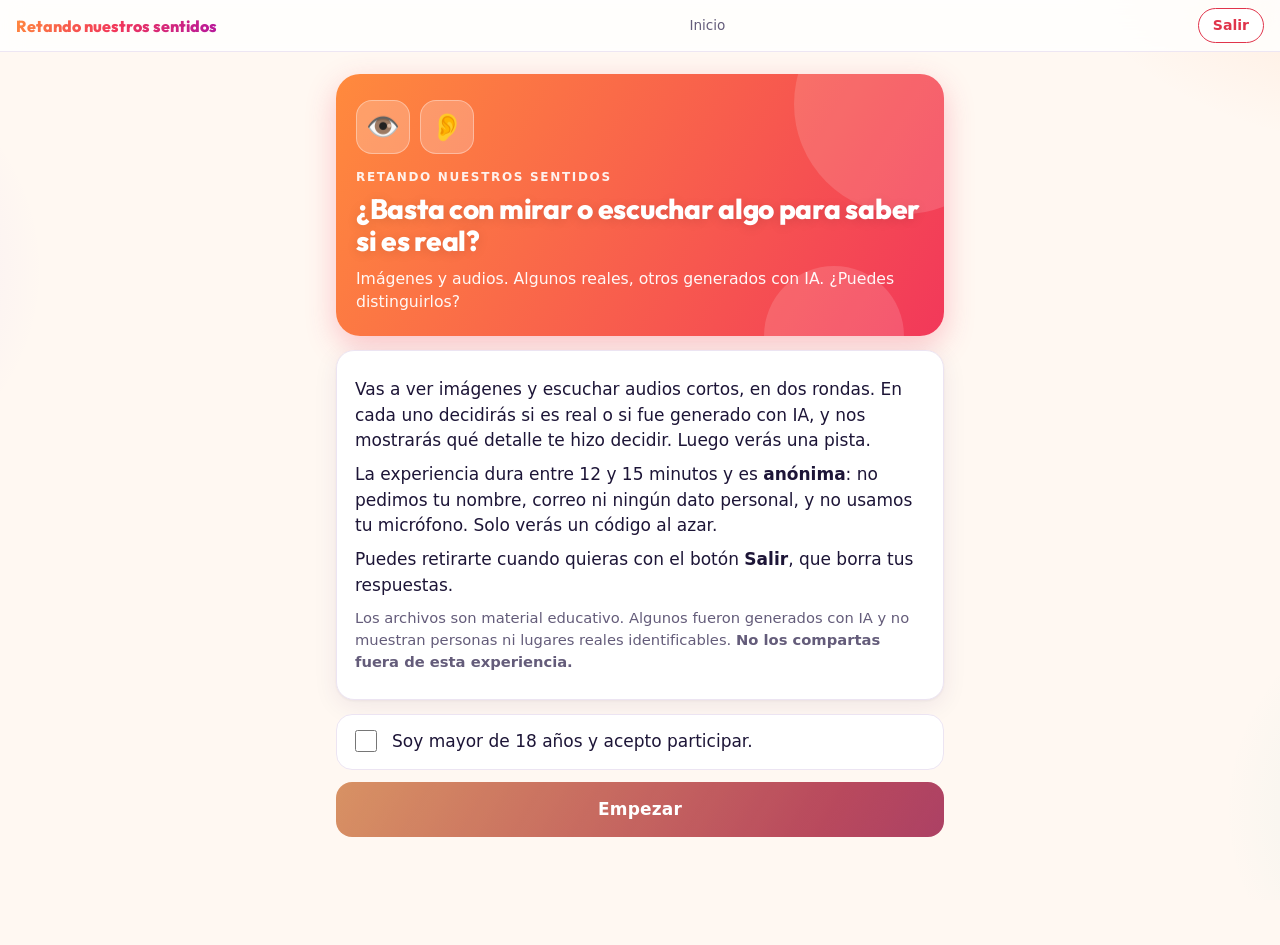
<file: index.html>
<!doctype html>
<html lang="es">
<head>
  <meta charset="utf-8">
  <meta name="viewport" content="width=device-width, initial-scale=1, viewport-fit=cover">
  <meta name="robots" content="noindex, nofollow, noarchive, noimageindex">
  <meta name="theme-color" content="#f2385a">
  <title>Retando nuestros sentidos</title>
  <link rel="preconnect" href="https://fonts.googleapis.com">
  <link rel="preconnect" href="https://fonts.gstatic.com" crossorigin>
  <link rel="stylesheet" href="https://fonts.googleapis.com/css2?family=Outfit:wght@600;700;800&display=swap">
  <link rel="stylesheet" href="css/estilos.css">
</head>
<body>
  <header class="barra">
    <span class="marca">Retando nuestros sentidos</span>
    <span class="progreso" id="progreso"></span>
    <span class="codigo" id="codigo-barra"></span>
    <button type="button" class="btn-salir oculto" id="btn-salir">Salir</button>
    <div class="avance" aria-hidden="true"><span id="avance"></span></div>
  </header>
  <main id="app" aria-live="polite">
    <noscript><p class="aviso error">Esta experiencia necesita JavaScript activado.</p></noscript>
    <p class="suave">Cargando…</p>
  </main>
  <script src="config.js"></script>
  <script src="js/datos.js"></script>
  <script src="js/reproductor.js"></script>
  <script src="js/app.js"></script>
</body>
</html>
</file>
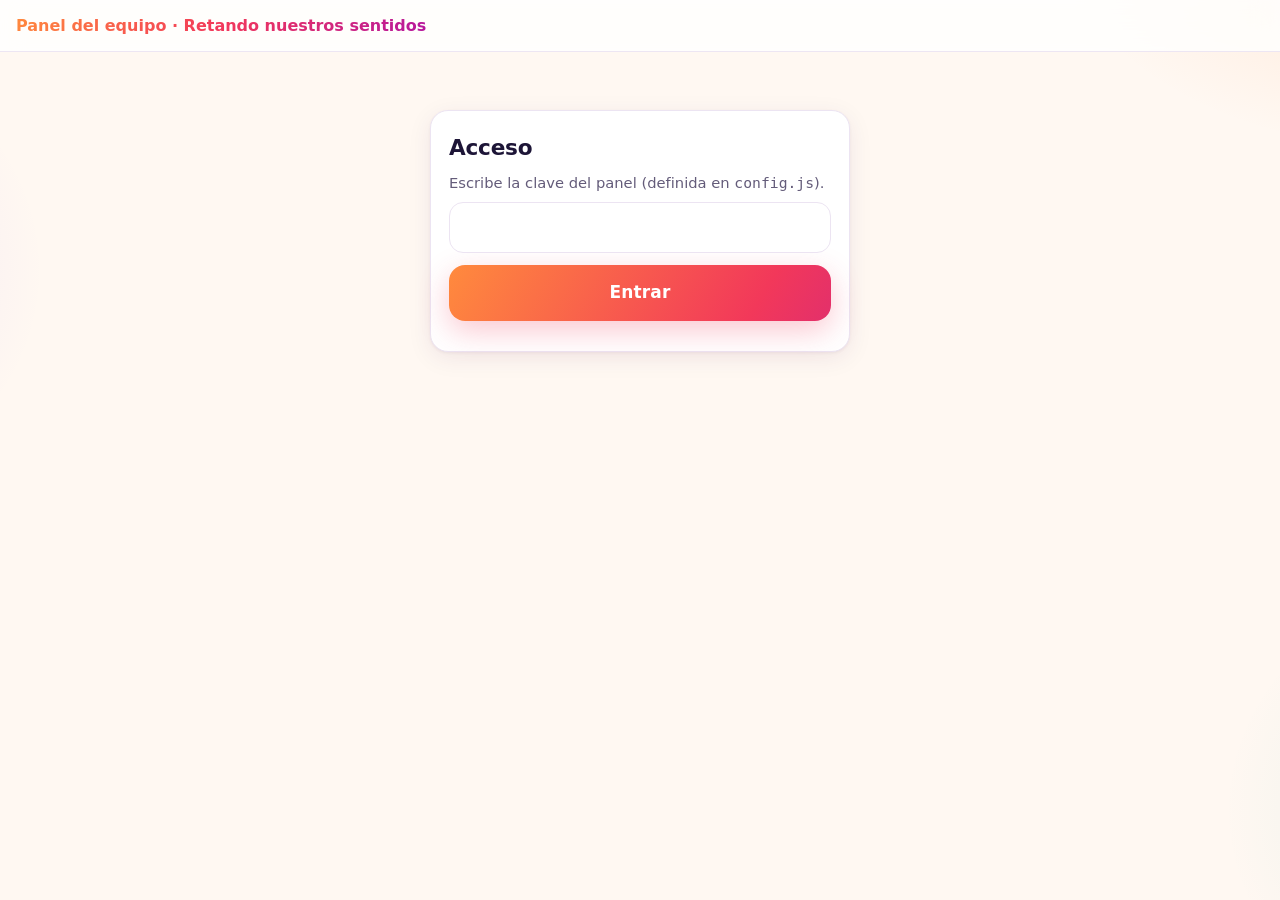
<file: panel.html>
<!doctype html>
<html lang="es">
<head>
  <meta charset="utf-8">
  <meta name="viewport" content="width=device-width, initial-scale=1">
  <meta name="robots" content="noindex, nofollow, noarchive, noimageindex">
  <title>Panel del equipo</title>
  <link rel="stylesheet" href="css/estilos.css">
  <style>
    :root { --s1: #2a78d6; --s2: #eb6834; }
    main { max-width: 1000px; }
    .fuentes { display: flex; flex-wrap: wrap; gap: 8px; }
    .fuentes .btn { width: auto; flex: 1 1 200px; margin: 0; }
    .kpis { display: grid; grid-template-columns: repeat(auto-fit, minmax(140px, 1fr)); gap: 10px; }
    .kpi { background: var(--superficie); border: 1px solid var(--borde); border-radius: 10px; padding: 12px; }
    .kpi .v { font-size: 1.6rem; font-weight: 800; }
    .kpi .l { font-size: .8rem; color: var(--suave); }
    .leyenda-s { display: flex; gap: 16px; font-size: .85rem; color: var(--suave); margin: 4px 0 8px; }
    .leyenda-s i { display: inline-block; width: 12px; height: 12px; border-radius: 3px; margin-right: 5px; vertical-align: -1px; }
    .grupo { margin: 10px 0 14px; }
    .grupo .t { font-weight: 700; font-size: .9rem; margin-bottom: 4px; }
    .barra-h { display: flex; align-items: center; gap: 8px; margin: 2px 0; }
    .barra-h .pista { flex: 1; height: 18px; position: relative; }
    .barra-h .relleno { height: 100%; border-radius: 0 4px 4px 0; min-width: 2px; }
    .barra-h .val { width: 92px; font-size: .82rem; color: var(--texto); font-variant-numeric: tabular-nums; }
    .barra-h .ser { width: 76px; font-size: .78rem; color: var(--suave); }
    table.datos { width: 100%; border-collapse: collapse; font-size: .85rem; }
    table.datos th, table.datos td { border-bottom: 1px solid var(--borde); padding: 6px 5px; text-align: center; font-variant-numeric: tabular-nums; }
    table.datos th:first-child, table.datos td:first-child { text-align: left; }
    table.datos th { color: var(--suave); font-weight: 600; }
    table.datos td:first-child { min-width: 64px; }
    .scroll { overflow-x: auto; }
    .rejilla { display: grid; grid-template-columns: repeat(auto-fill, minmax(260px, 1fr)); gap: 12px; }
    .mapa { position: relative; line-height: 0; background: #111; border-radius: 8px; overflow: hidden; }
    .mapa img { width: 100%; display: block; opacity: .75; }
    .mapa canvas { position: absolute; inset: 0; width: 100%; height: 100%; }
    .hist { display: flex; align-items: flex-end; gap: 2px; height: 110px; border-bottom: 1px solid var(--borde); position: relative; }
    .hist div.b { flex: 1; background: var(--s1); border-radius: 4px 4px 0 0; min-height: 1px; }
    .hist div.b.clave { background: var(--s2); }
    .hist-ejes { display: flex; justify-content: space-between; font-size: .75rem; color: var(--suave); }
    .tip { position: fixed; pointer-events: none; background: #1d1f21; color: #fff; padding: 6px 9px; border-radius: 6px; font-size: .8rem; z-index: 200; display: none; max-width: 240px; }
    nav.secciones { display: flex; flex-wrap: wrap; gap: 6px; margin: 8px 0; }
    nav.secciones a { font-size: .85rem; padding: 4px 10px; border: 1px solid var(--borde); border-radius: 999px; text-decoration: none; color: var(--texto); background: var(--superficie); }
    .previa .lienzo-img { padding: 4px; }
  </style>
</head>
<body>
  <header class="barra"><span class="marca">Panel del equipo · Retando nuestros sentidos</span><span class="progreso" id="estado"></span></header>
  <main id="panel">
    <div class="tarjeta" id="acceso" style="max-width:420px;margin:40px auto">
      <h2>Acceso</h2>
      <p class="suave">Escribe la clave del panel (definida en <code>config.js</code>).</p>
      <input type="password" id="clave" autocomplete="off">
      <button class="btn primario" id="entrar">Entrar</button>
      <p class="aviso error oculto" id="err">Clave incorrecta.</p>
    </div>
    <div id="contenido" class="oculto"></div>
  </main>
  <div class="tip" id="tip"></div>
  <script src="config.js"></script>
  <script src="js/datos.js"></script>
  <script src="js/panel.js"></script>
</body>
</html>
</file>
<file: css/estilos.css>
/* Retando nuestros sentidos: estilos (móvil primero). */
:root {
  --fondo: #fff8f2;
  --superficie: #ffffff;
  --texto: #1d1537;
  --suave: #645c7a;
  --borde: #ece4f2;
  --primario: #f2385a;            /* coral-magenta */
  --primario-2: #ff8a3d;          /* naranja */
  --grad: linear-gradient(120deg, #ff8a3d 0%, #f2385a 50%, #b5179e 100%);
  --primario-txt: #ffffff;
  --acierto: #0f9d6b;
  --error: #e0344b;
  --real: #0e9f8e;                /* turquesa: real */
  --real-2: #22c3ae;
  --ia: #7b2ff7;                  /* violeta: IA */
  --ia-2: #a066ff;
  --resalte: #ffc31f;
  --radio: 18px;
  --sombra: 0 6px 24px rgba(61, 25, 91, .08), 0 1px 3px rgba(61, 25, 91, .06);
  --sombra-fuerte: 0 10px 30px rgba(242, 56, 90, .28);
  --titulo: "Outfit", system-ui, -apple-system, "Segoe UI", Roboto, sans-serif;
  color-scheme: light;
}
* { box-sizing: border-box; -webkit-tap-highlight-color: transparent; }
html, body { margin: 0; padding: 0; }
body {
  font-family: system-ui, -apple-system, "Segoe UI", Roboto, sans-serif;
  background:
    radial-gradient(600px 400px at 110% -10%, rgba(255, 138, 61, .18), transparent 60%),
    radial-gradient(500px 420px at -20% 30%, rgba(123, 47, 247, .12), transparent 60%),
    radial-gradient(520px 420px at 120% 90%, rgba(14, 159, 142, .12), transparent 60%),
    var(--fondo);
  background-attachment: fixed;
  color: var(--texto);
  font-size: 17px; line-height: 1.5;
  -webkit-text-size-adjust: 100%;
  min-height: 100vh;
}
button, input, textarea, select { font: inherit; }
h1, h2, h3 { font-family: var(--titulo); letter-spacing: -.01em; }
h1 { font-size: 1.7rem; line-height: 1.15; margin: .2em 0 .5em; font-weight: 800; }
h2 { font-size: 1.35rem; line-height: 1.2; margin: .3em 0 .5em; font-weight: 700; }
h3 { font-size: 1.08rem; margin: 1em 0 .4em; font-weight: 700; }
p { margin: .5em 0; }
.suave { color: var(--suave); font-size: .92rem; }
.oculto { display: none !important; }
.texto-grad { background: var(--grad); -webkit-background-clip: text; background-clip: text; color: transparent; }

/* ---------- Barra superior + progreso ---------- */
.barra {
  position: sticky; top: 0; z-index: 20;
  display: flex; align-items: center; justify-content: space-between; gap: 8px;
  padding: 8px 16px; min-height: 52px;
  background: rgba(255, 255, 255, .82);
  -webkit-backdrop-filter: saturate(1.6) blur(12px); backdrop-filter: saturate(1.6) blur(12px);
  border-bottom: 1px solid rgba(236, 228, 242, .9);
}
.barra .marca { font-family: var(--titulo); font-weight: 800; font-size: 1rem; background: var(--grad); -webkit-background-clip: text; background-clip: text; color: transparent; }
.barra .codigo { font-family: ui-monospace, Menlo, monospace; font-size: .8rem; color: var(--suave); background: #f4eefa; padding: 3px 8px; border-radius: 999px; }
.barra .codigo:empty { display: none; }
.barra .progreso { font-size: .85rem; color: var(--suave); white-space: nowrap; }
.avance { position: absolute; left: 0; right: 0; bottom: -1px; height: 3px; background: transparent; }
.avance span { display: block; height: 100%; width: 0; background: var(--grad); border-radius: 0 3px 3px 0; transition: width .6s cubic-bezier(.22, 1, .36, 1); box-shadow: 0 0 10px rgba(242, 56, 90, .5); }
.btn-salir {
  border: 1.5px solid var(--error); color: var(--error); background: #fff;
  border-radius: 999px; padding: 6px 14px; font-size: .88rem; font-weight: 600; cursor: pointer; flex-shrink: 0;
  transition: background .2s, color .2s;
}
.btn-salir:hover { background: var(--error); color: #fff; }

main { max-width: 640px; margin: 0 auto; padding: 18px 16px 96px; }
main.entrar > * { animation: entrar .5s cubic-bezier(.22, 1, .36, 1) both; }
main.entrar > *:nth-child(2) { animation-delay: .06s; }
main.entrar > *:nth-child(3) { animation-delay: .12s; }
main.entrar > *:nth-child(4) { animation-delay: .18s; }
main.entrar > *:nth-child(5) { animation-delay: .24s; }
main.entrar > *:nth-child(n+6) { animation-delay: .3s; }
@keyframes entrar { from { opacity: 0; transform: translateY(14px); } to { opacity: 1; transform: none; } }

.tarjeta {
  background: var(--superficie); border: 1px solid var(--borde); border-radius: var(--radio);
  padding: 18px; margin: 14px 0; box-shadow: var(--sombra);
}

/* ---------- Portada ---------- */
.hero {
  position: relative; overflow: hidden; border-radius: 24px; padding: 26px 20px 22px; margin: 4px 0 14px;
  background: var(--grad); background-size: 200% 200%; animation: degradado 10s ease infinite;
  color: #fff; box-shadow: var(--sombra-fuerte);
}
.hero h1 { color: #fff; font-size: 1.75rem; margin: .25em 0 .1em; text-shadow: 0 2px 12px rgba(0,0,0,.12); }
.hero .kicker { text-transform: uppercase; letter-spacing: .14em; font-size: .75rem; font-weight: 700; opacity: .9; margin: 0; }
.hero .sub { opacity: .95; margin: .6em 0 0; font-size: .98rem; }
.hero-iconos { display: flex; gap: 10px; }
.hero-iconos span {
  width: 54px; height: 54px; border-radius: 16px; display: grid; place-items: center; font-size: 1.7rem;
  background: rgba(255, 255, 255, .22); border: 1px solid rgba(255, 255, 255, .35);
  animation: flotar 4s ease-in-out infinite;
}
.hero-iconos span:nth-child(2) { animation-delay: -2s; }
.hero::before, .hero::after {
  content: ""; position: absolute; border-radius: 50%; background: rgba(255, 255, 255, .14); pointer-events: none;
}
.hero::before { width: 220px; height: 220px; right: -70px; top: -80px; animation: flotar 7s ease-in-out infinite; }
.hero::after { width: 140px; height: 140px; right: 40px; bottom: -70px; animation: flotar 9s ease-in-out infinite reverse; }
@keyframes degradado { 0%, 100% { background-position: 0% 50%; } 50% { background-position: 100% 50%; } }
@keyframes flotar { 0%, 100% { transform: translateY(0); } 50% { transform: translateY(-8px); } }

/* ---------- Botones ---------- */
.btn {
  display: block; width: 100%; padding: 15px 18px; margin: 12px 0;
  border-radius: 16px; border: 1.5px solid var(--borde);
  background: var(--superficie); color: var(--texto); cursor: pointer;
  font-weight: 700; text-align: center; min-height: 52px;
  transition: transform .15s ease, box-shadow .2s ease, background .2s, opacity .2s;
}
.btn:active:not(:disabled) { transform: scale(.97); }
.btn.primario {
  background: var(--grad); background-size: 160% 160%; color: var(--primario-txt); border: 0;
  box-shadow: var(--sombra-fuerte); letter-spacing: .01em;
}
.btn.primario:not(:disabled):hover { background-position: 100% 50%; box-shadow: 0 12px 34px rgba(242, 56, 90, .38); }
.btn.primario:not(:disabled) { animation: listo .5s ease; }
@keyframes listo { 0% { transform: scale(.98); } 60% { transform: scale(1.02); } 100% { transform: none; } }
.btn:disabled { opacity: .4; cursor: not-allowed; box-shadow: none; filter: grayscale(.4); }
.btn.secundario { background: rgba(255, 255, 255, .7); }
.fila { display: flex; gap: 12px; }
.fila > * { flex: 1; }

/* Decisión Real / IA */
.btn.eleccion { padding: 16px 8px; min-height: 92px; display: flex; flex-direction: column; align-items: center; justify-content: center; gap: 4px; margin: 6px 0 4px; font-size: 1rem; }
.btn.eleccion .ico { font-size: 1.8rem; line-height: 1; transition: transform .25s cubic-bezier(.34, 1.56, .64, 1); }
.btn.real { border-color: rgba(14, 159, 142, .35); color: var(--real); background: #f0fbf9; }
.btn.ia { border-color: rgba(123, 47, 247, .3); color: var(--ia); background: #f6f0ff; }
.btn.real.activo { background: linear-gradient(135deg, var(--real), var(--real-2)); color: #fff; border-color: transparent; box-shadow: 0 10px 26px rgba(14, 159, 142, .35); }
.btn.ia.activo { background: linear-gradient(135deg, var(--ia), var(--ia-2)); color: #fff; border-color: transparent; box-shadow: 0 10px 26px rgba(123, 47, 247, .35); }
.btn.eleccion.activo .ico { transform: scale(1.2) rotate(-6deg); }

/* ---------- Escala 1-5 ---------- */
.escala { margin: 10px 0 4px; }
.escala .opciones { display: flex; gap: 8px; }
.escala button {
  flex: 1; min-height: 52px; border-radius: 14px; border: 1.5px solid var(--borde);
  background: #faf7fd; font-weight: 800; font-size: 1.1rem; cursor: pointer; color: var(--texto);
  transition: transform .2s cubic-bezier(.34, 1.56, .64, 1), background .2s, color .2s, box-shadow .2s;
}
.escala button:active { transform: scale(.92); }
.escala button.activo { background: var(--grad); color: #fff; border-color: transparent; box-shadow: 0 8px 20px rgba(242, 56, 90, .3); transform: translateY(-3px) scale(1.06); }
.escala .extremos { display: flex; justify-content: space-between; font-size: .8rem; color: var(--suave); margin-top: 6px; }

/* ---------- Formularios ---------- */
label.check {
  display: flex; gap: 12px; align-items: flex-start; padding: 14px; border: 1.5px solid var(--borde); border-radius: 16px;
  background: var(--superficie); cursor: pointer; margin: 10px 0; transition: border-color .2s, background .2s;
}
label.check:has(input:checked) { border-color: var(--primario); background: #fff3f5; }
label.check input { width: 22px; height: 22px; flex-shrink: 0; margin-top: 1px; accent-color: var(--primario); }
textarea, input[type=text], input[type=password] {
  width: 100%; padding: 12px 14px; border: 1.5px solid var(--borde); border-radius: 14px; background: #fff; color: var(--texto);
  transition: border-color .2s, box-shadow .2s;
}
textarea:focus, input[type=text]:focus, input[type=password]:focus { outline: none; border-color: var(--primario); box-shadow: 0 0 0 4px rgba(242, 56, 90, .12); }
textarea { min-height: 70px; resize: vertical; }
.contador { text-align: right; font-size: .8rem; color: var(--suave); }

.chips { display: flex; flex-wrap: wrap; gap: 8px; margin: 10px 0; }
.chip {
  border: 1.5px solid var(--borde); border-radius: 999px; padding: 9px 14px; background: #faf7fd; color: var(--texto);
  cursor: pointer; font-size: .92rem; min-height: 42px; text-align: left;
  transition: transform .2s cubic-bezier(.34, 1.56, .64, 1), background .2s, color .2s, box-shadow .2s;
}
.chip:active { transform: scale(.95); }
.chip.activo { background: var(--grad); color: #fff; border-color: transparent; box-shadow: 0 6px 16px rgba(242, 56, 90, .28); transform: scale(1.03); }

.aviso { border-left: 4px solid var(--resalte); background: #fff7dc; padding: 12px 14px; border-radius: 12px; font-size: .93rem; }
.aviso.error { border-left-color: var(--error); background: #fdecef; }

.codigo-grande {
  font-family: ui-monospace, Menlo, monospace; font-size: 2rem; font-weight: 800; letter-spacing: .12em; text-align: center; padding: 10px;
  background: var(--grad); -webkit-background-clip: text; background-clip: text; color: transparent;
  animation: aparecer .7s cubic-bezier(.34, 1.56, .64, 1) both .15s;
}
@keyframes aparecer { from { opacity: 0; transform: scale(.6); } to { opacity: 1; transform: none; } }

/* ---------- Intro de ronda ---------- */
.ronda-badge {
  width: 84px; height: 84px; border-radius: 26px; display: grid; place-items: center; margin: 8px 0 6px;
  font-family: var(--titulo); font-size: 2.6rem; font-weight: 800; color: #fff;
  background: var(--grad); box-shadow: var(--sombra-fuerte); animation: aparecer .7s cubic-bezier(.34, 1.56, .64, 1) both;
}
.ronda-badge.r2 { background: linear-gradient(135deg, var(--ia), #f2385a); }
.pasos { counter-reset: paso; list-style: none; padding: 0; margin: 10px 0 0; }
.pasos li { counter-increment: paso; position: relative; padding: 4px 0 10px 44px; }
.pasos li::before {
  content: counter(paso); position: absolute; left: 0; top: 2px; width: 30px; height: 30px; border-radius: 10px;
  display: grid; place-items: center; font-weight: 800; font-size: .9rem; color: #fff; background: var(--grad);
}

/* ---------- Imagen: contenedor de marcado ---------- */
.lienzo-img { text-align: center; background: #150f26; border-radius: var(--radio); padding: 8px; box-shadow: var(--sombra); }
.marco { position: relative; display: inline-block; line-height: 0; max-width: 100%; touch-action: manipulation; overflow: hidden; border-radius: 10px; }
.marco img { display: block; max-width: 100%; max-height: 56vh; width: auto; height: auto; user-select: none; -webkit-user-select: none; -webkit-touch-callout: none; }
.marco.marcable { cursor: crosshair; }
.marco.marcable::after {
  content: "Toca aquí"; position: absolute; left: 50%; top: 10px; transform: translateX(-50%);
  background: rgba(21, 15, 38, .75); color: #fff; font-size: .75rem; font-weight: 700; line-height: 1;
  padding: 7px 12px; border-radius: 999px; pointer-events: none; animation: latido 1.8s ease-in-out infinite;
}
.marco.marcable.marcado::after { display: none; }
.marcador {
  position: absolute; width: 36px; height: 36px; margin: -18px 0 0 -18px; border-radius: 50%;
  border: 3px solid #fff; box-shadow: 0 0 0 2px var(--primario), 0 4px 12px rgba(0,0,0,.35); pointer-events: none;
  background: rgba(242, 56, 90, .25);
}
.marcador.pop { animation: pop .45s cubic-bezier(.34, 1.56, .64, 1); }
.marcador::before { content: ""; position: absolute; inset: -3px; border-radius: 50%; border: 2px solid #fff; animation: onda-marca 1.6s ease-out infinite; }
.marcador::after { content: ""; position: absolute; left: 50%; top: 50%; width: 6px; height: 6px; margin: -3px; background: #fff; border-radius: 50%; }
.marcador.tuyo { box-shadow: 0 0 0 2px #2ad1ff, 0 4px 12px rgba(0,0,0,.35); background: rgba(42, 209, 255, .25); }
@keyframes pop { 0% { transform: scale(.3); } 100% { transform: scale(1); } }
@keyframes onda-marca { 0% { transform: scale(1); opacity: .9; } 100% { transform: scale(2.1); opacity: 0; } }
@keyframes latido { 0%, 100% { opacity: 1; } 50% { opacity: .55; } }
.zona {
  position: absolute; border-radius: 50%; border: 3px dashed var(--resalte);
  box-shadow: 0 0 0 9999px rgba(10, 6, 24, .5), 0 0 24px 4px rgba(255, 195, 31, .55) inset; pointer-events: none; transform: translate(-50%, -50%);
  animation: zona-in .8s cubic-bezier(.22, 1, .36, 1) both, zona-pulso 2.2s ease-in-out .8s infinite;
}
@keyframes zona-in { from { opacity: 0; transform: translate(-50%, -50%) scale(1.8); } to { opacity: 1; transform: translate(-50%, -50%) scale(1); } }
@keyframes zona-pulso { 0%, 100% { border-color: var(--resalte); } 50% { border-color: #fff; } }

/* Visor a pantalla completa */
.visor { position: fixed; inset: 0; z-index: 50; background: #0b0716; display: flex; flex-direction: column; animation: fundido .3s ease both; }
@keyframes fundido { from { opacity: 0; } to { opacity: 1; } }
.visor .area { flex: 1; overflow: auto; -webkit-overflow-scrolling: touch; display: flex; }
.visor .area img { margin: auto; display: block; max-width: none; }
.visor .controles { display: flex; gap: 8px; padding: 12px 16px calc(12px + env(safe-area-inset-bottom)); background: #150f26; }
.visor .controles button { flex: 1; min-height: 50px; border-radius: 14px; border: 1px solid #3a2f55; background: #241b3d; color: #fff; font-weight: 800; font-size: 1.1rem; }
.visor .controles button.listo { background: var(--grad); border: 0; flex: 2; font-size: 1rem; }
.visor .nivel { color: #b9aed6; align-self: center; font-size: .85rem; min-width: 44px; text-align: center; }

/* ---------- Audio ---------- */
.reproductor { background: linear-gradient(160deg, #1d1440, #2a1250); color: #fff; border-radius: var(--radio); padding: 14px; box-shadow: 0 10px 30px rgba(42, 18, 80, .35); }
.onda { position: relative; height: 112px; border-radius: 12px; background: rgba(255, 255, 255, .05); overflow: hidden; touch-action: manipulation; }
.onda canvas { width: 100%; height: 100%; display: block; }
.onda.marcable { cursor: crosshair; outline: 2px dashed #2ad1ff; outline-offset: -2px; }
.onda .linea { position: absolute; top: 0; bottom: 0; width: 3px; margin-left: -1.5px; background: #2ad1ff; pointer-events: none; }
.onda .linea span { position: absolute; top: 2px; left: 6px; font-size: .75rem; background: #2ad1ff; color: #000; padding: 1px 5px; border-radius: 4px; white-space: nowrap; }
.onda .linea.der span { left: auto; right: 6px; }
.onda .fragmento { position: absolute; top: 0; bottom: 0; background: rgba(255, 195, 31, .25); border-left: 2px solid var(--resalte); border-right: 2px solid var(--resalte); pointer-events: none; animation: fundido .6s ease both; }
.onda .cabezal { position: absolute; top: 0; bottom: 0; width: 2px; background: #fff; pointer-events: none; box-shadow: 0 0 8px #fff; }
.reproductor .ctrl { display: flex; align-items: center; gap: 10px; margin-top: 12px; flex-wrap: wrap; }
.reproductor .ctrl button {
  min-height: 50px; padding: 0 20px; border-radius: 999px; border: 0; background: var(--grad); color: #fff; font-weight: 800; white-space: nowrap;
  box-shadow: 0 8px 20px rgba(242, 56, 90, .35); transition: transform .15s;
}
.reproductor .ctrl button:active:not(:disabled) { transform: scale(.95); }
.reproductor .ctrl button:disabled { background: #3d3360; color: #a99fc8; box-shadow: none; }
.reproductor .info { font-size: .85rem; color: #d7cdf2; }
.reproductor .tiempo { font-family: ui-monospace, Menlo, monospace; font-size: .85rem; margin-left: auto; color: #d7cdf2; white-space: nowrap; }

/* ---------- Pista ---------- */
.veredicto {
  font-family: var(--titulo); font-weight: 800; font-size: 1.3rem; padding: 14px 16px; border-radius: 14px; margin: 4px 0 10px; color: #fff;
  display: flex; align-items: center; gap: 10px; animation: revelar .6s cubic-bezier(.34, 1.56, .64, 1) both;
}
.veredicto::before { font-size: 1.6rem; }
.veredicto.real { background: linear-gradient(135deg, var(--real), var(--real-2)); box-shadow: 0 10px 26px rgba(14, 159, 142, .3); }
.veredicto.real::before { content: "📷"; }
.veredicto.ia { background: linear-gradient(135deg, var(--ia), var(--ia-2)); box-shadow: 0 10px 26px rgba(123, 47, 247, .3); }
.veredicto.ia::before { content: "🤖"; }
@keyframes revelar { 0% { opacity: 0; transform: perspective(600px) rotateX(70deg); } 100% { opacity: 1; transform: none; } }
.resultado { font-weight: 800; display: inline-flex; align-items: center; gap: 6px; padding: 6px 12px; border-radius: 999px; animation: aparecer .5s cubic-bezier(.34, 1.56, .64, 1) both .25s; }
.resultado.ok { color: var(--acierto); background: #e6f8f0; }
.resultado.no { color: var(--error); background: #fdecef; }
.pista-texto { background: linear-gradient(135deg, #fff7ec, #fdf0ff); border: 1px solid #f6e3f0; border-radius: 14px; padding: 14px; animation: entrar .6s ease both .35s; }
.leyenda { display: flex; gap: 14px; flex-wrap: wrap; font-size: .82rem; color: var(--suave); margin-top: 8px; }
.leyenda i { display: inline-block; width: 12px; height: 12px; border-radius: 50%; vertical-align: -1px; margin-right: 4px; }

/* ---------- Estrategias ---------- */
.estrategias { list-style: none; padding: 0; margin: 0; }
.estrategias li { padding: 12px 0 12px 16px; border-bottom: 1px dashed var(--borde); position: relative; }
.estrategias li::before { content: ""; position: absolute; left: 0; top: 18px; width: 6px; height: 6px; border-radius: 50%; background: var(--grad); }
.estrategias li:last-child { border-bottom: 0; }
.estrategias b { display: block; }
.tarjeta.img-est { border-top: 4px solid var(--real); }
.tarjeta.aud-est { border-top: 4px solid var(--ia); }

/* ---------- Revelación ---------- */
.puntajes { display: grid; grid-template-columns: 1fr 1fr; gap: 10px; margin: 10px 0; }
.puntaje { border-radius: 16px; padding: 14px; color: #fff; animation: aparecer .6s cubic-bezier(.34, 1.56, .64, 1) both; }
.puntaje:nth-child(2) { animation-delay: .12s; }
.puntaje.r1 { background: linear-gradient(135deg, #ff8a3d, #f2385a); }
.puntaje.r2 { background: linear-gradient(135deg, #7b2ff7, #f2385a); }
.puntaje .n { font-family: var(--titulo); font-size: 2.2rem; font-weight: 800; line-height: 1; }
.puntaje .l { font-size: .82rem; opacity: .92; }
.galeria { display: grid; grid-template-columns: 1fr 1fr; gap: 12px; }
.item {
  background: var(--superficie); border: 1px solid var(--borde); border-radius: 16px; overflow: hidden; font-size: .85rem; box-shadow: var(--sombra);
  animation: entrar .5s cubic-bezier(.22, 1, .36, 1) both; animation-delay: calc(var(--i, 0) * 60ms + .2s);
}
.item .med { position: relative; background: #150f26; aspect-ratio: 1 / 1; display: flex; align-items: center; justify-content: center; }
.item .med img { width: 100%; height: 100%; object-fit: cover; display: block; }
.item .txt { padding: 10px; }
.etq { display: inline-block; font-weight: 800; font-size: .72rem; padding: 3px 9px; border-radius: 999px; color: #fff; }
.etq.real { background: linear-gradient(135deg, var(--real), var(--real-2)); }
.etq.ia { background: linear-gradient(135deg, var(--ia), var(--ia-2)); }
.marca-agua { position: absolute; inset: 0; display: flex; align-items: center; justify-content: center; pointer-events: none; overflow: hidden; }
.marca-agua span {
  transform: rotate(-28deg); color: #fff; background: rgba(123, 47, 247, .82);
  font-weight: 800; font-size: .68rem; line-height: 1.2; text-align: center; padding: 6px 30px; width: 160%;
  text-transform: uppercase; letter-spacing: .03em; text-shadow: 0 1px 2px rgba(0,0,0,.4);
}
.etiqueta-audio { background: linear-gradient(135deg, var(--ia), var(--ia-2)); color: #fff; font-weight: 800; font-size: .68rem; text-transform: uppercase; padding: 6px 8px; text-align: center; }
.item audio { width: 100%; }
.med.audio-med { flex-direction: column; aspect-ratio: auto; padding: 18px 8px; gap: 8px; color: #fff; background: linear-gradient(160deg, #1d1440, #2a1250); }
.med.audio-med .ico-audio { font-size: 1.8rem; }

.resumen table { width: 100%; border-collapse: collapse; font-size: .95rem; }
.resumen th, .resumen td { padding: 9px 6px; border-bottom: 1px solid var(--borde); text-align: center; }
.resumen th { color: var(--suave); font-weight: 700; font-size: .85rem; }
.resumen th:first-child, .resumen td:first-child { text-align: left; }

/* ---------- Modal ---------- */
.modal-fondo { position: fixed; inset: 0; background: rgba(21, 15, 38, .55); z-index: 100; display: flex; align-items: flex-end; justify-content: center; animation: fundido .25s ease both; }
.modal { background: var(--superficie); width: 100%; max-width: 520px; border-radius: 24px 24px 0 0; padding: 22px 16px calc(20px + env(safe-area-inset-bottom)); animation: subir .35s cubic-bezier(.22, 1, .36, 1) both; }
@keyframes subir { from { transform: translateY(40px); opacity: 0; } to { transform: none; opacity: 1; } }
@media (min-width: 640px) { .modal-fondo { align-items: center; } .modal { border-radius: 24px; } }

.estado-envio { font-size: .8rem; color: var(--suave); text-align: center; margin-top: 10px; }

/* ---------- Móvil estrecho ---------- */
@media (max-width: 420px) {
  .barra { padding: 8px 12px; }
  .barra .marca { display: none; }
  .barra .progreso { font-weight: 700; color: var(--texto); }
  h1 { font-size: 1.55rem; }
}

/* ---------- Accesibilidad: menos movimiento ---------- */
@media (prefers-reduced-motion: reduce) {
  *, *::before, *::after { animation-duration: .01ms !important; animation-iteration-count: 1 !important; transition-duration: .01ms !important; }
}
</file>
